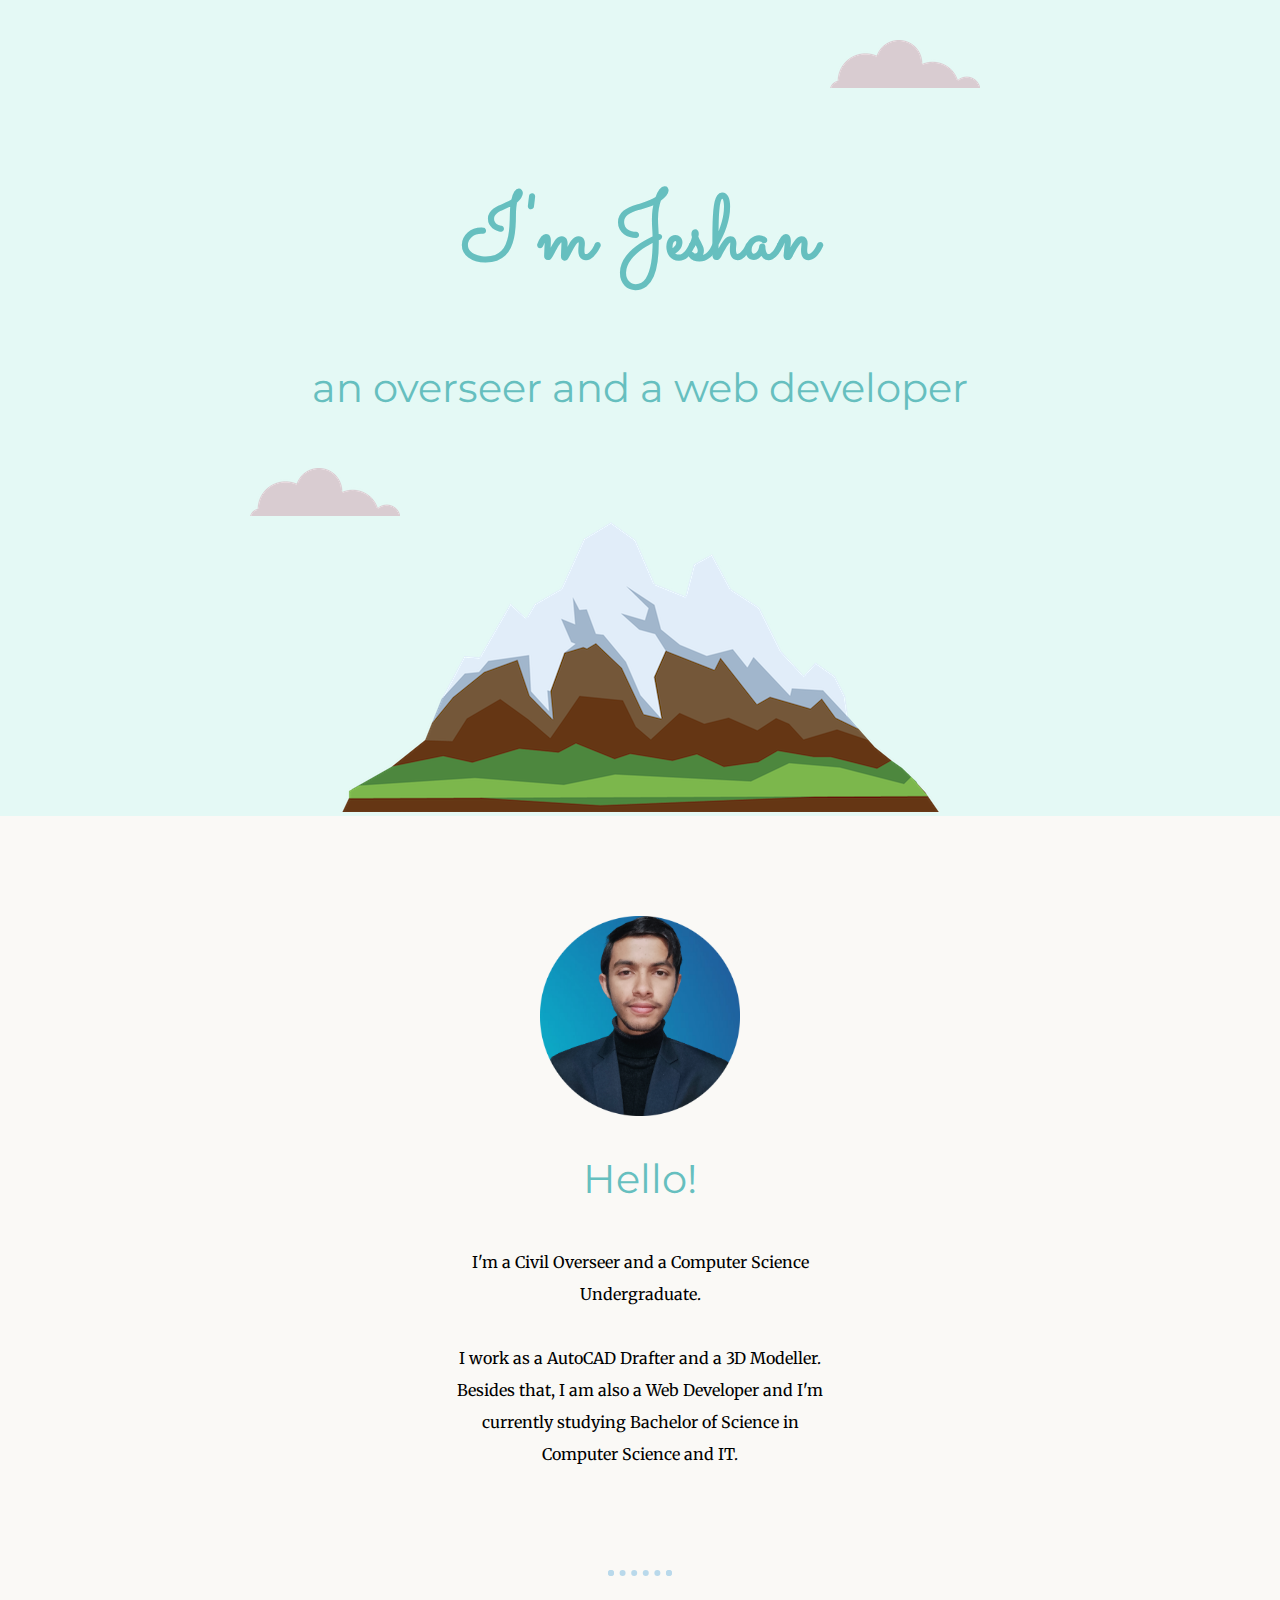
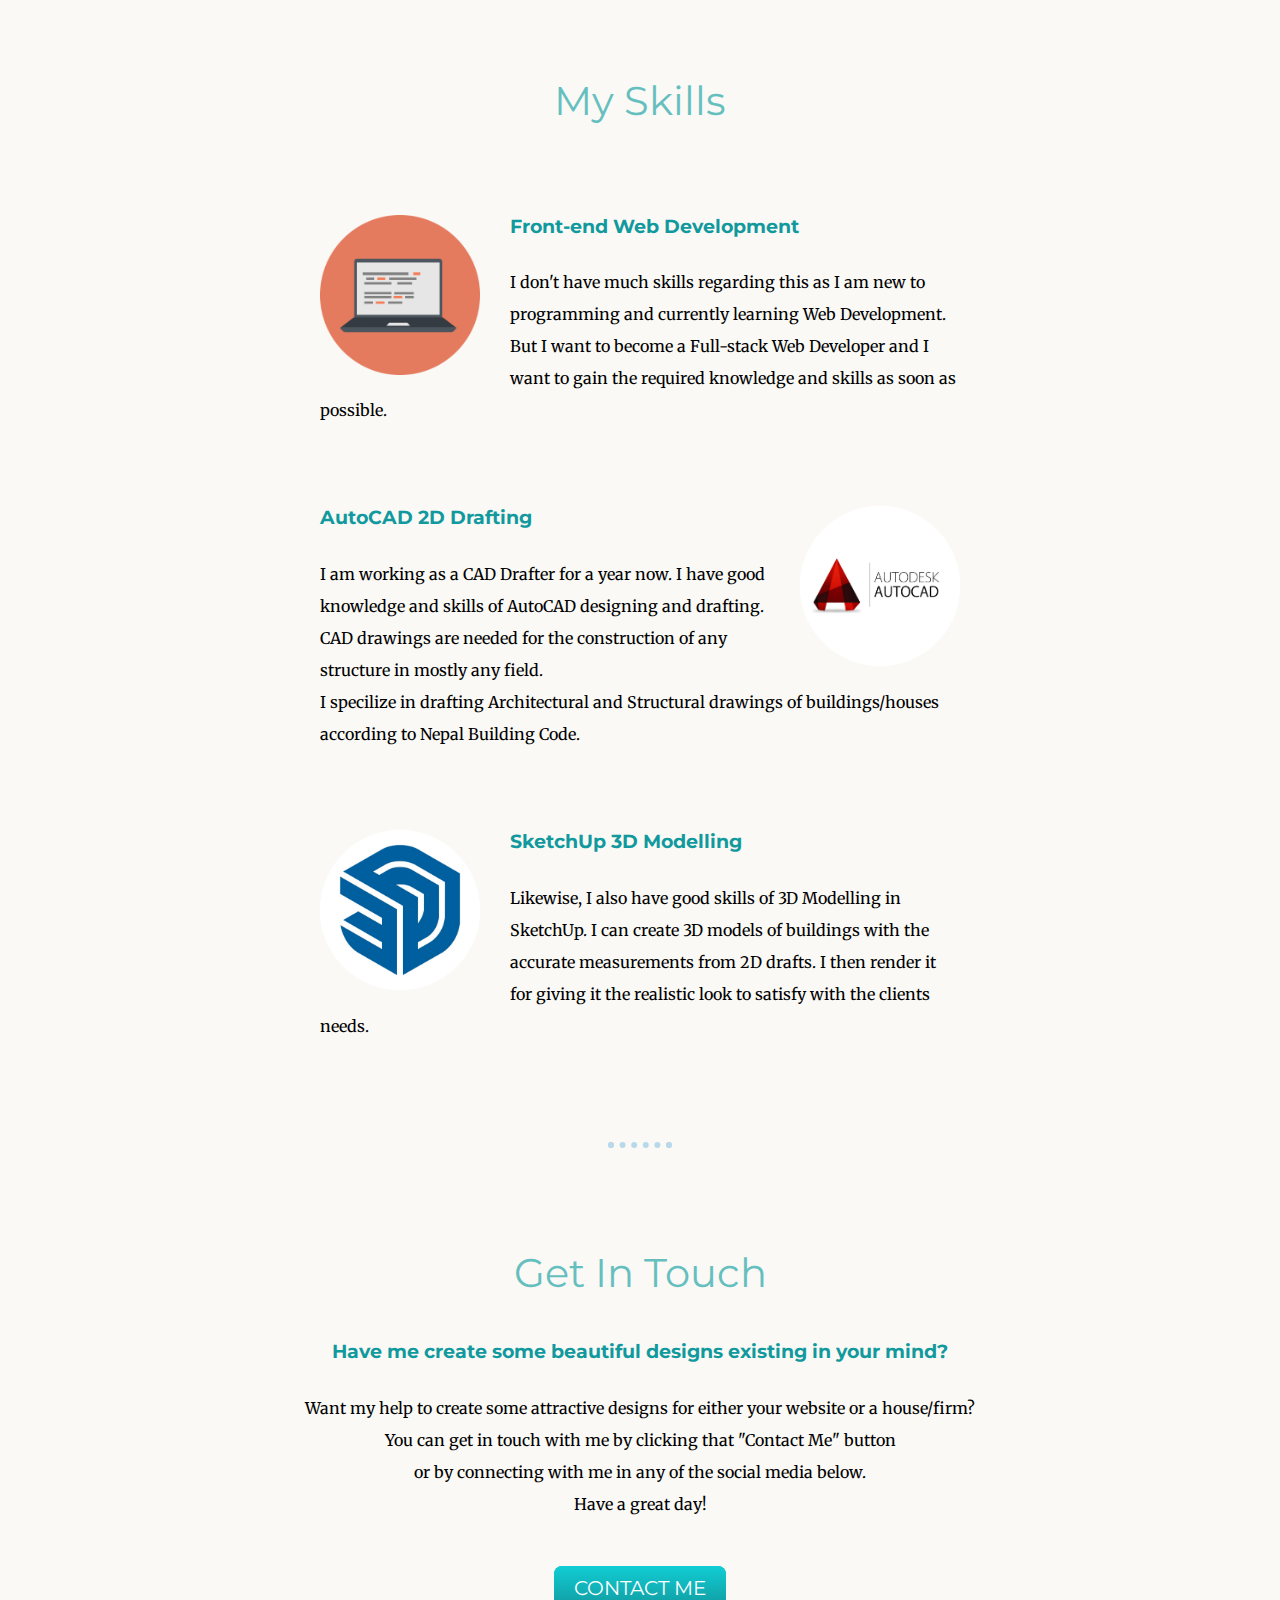
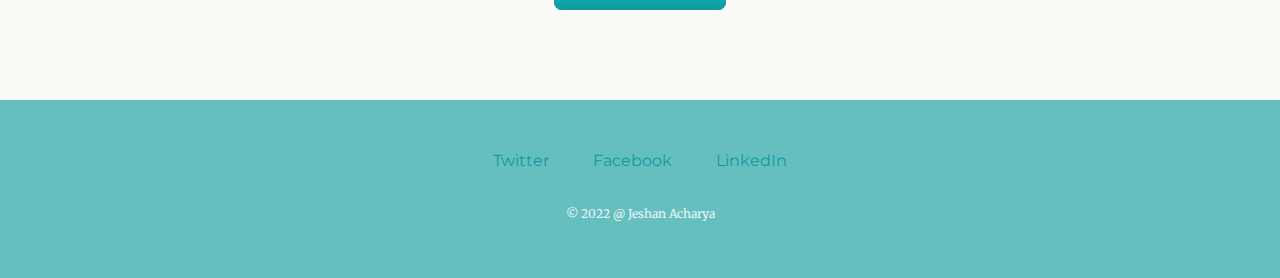
<file: index.html>
<!DOCTYPE html>
<html lang="en">

<head>
    <meta charset="UTF-8">
    <title>Jeshan Acharya</title>
    <link rel="stylesheet" href="styles.css">
    <link rel="favicon" href="favicon.ico?v=2">
    <link rel="preconnect" href="https://fonts.googleapis.com">
    <link rel="preconnect" href="https://fonts.gstatic.com" crossorigin>
    <link href="https://fonts.googleapis.com/css2?family=Merriweather&family=Montserrat&family=Sacramento&display=swap" rel="stylesheet">
</head>

<body>
    <div class="top-container">
        <img class="top-cloud" src="images/cloud.png" alt="cloud-img">
        <h1>I'm Jeshan</h1>
        <h2>an overseer and a web developer</h2>
        <img class="bottom-cloud" src="images/cloud.png" alt="cloud-img">
        <img src="images/mountain.png" alt="mountain-img">
    </div>

    <div class="middle-container">
      <div class="profile">
        <img class="My-photo" src="images/My photo circle.png" alt="My-photo">
        <h2>Hello!</h2>
        <p class="intro">I'm a Civil Overseer and a Computer Science Undergraduate.<br>
          <br>
          I work as a AutoCAD Drafter and a 3D Modeller.<br>
          Besides that, I am also a Web Developer and I'm currently studying Bachelor of Science in Computer Science and IT.<br></p>
      </div>
      <hr>
      <div class="skills">
        <h2>My Skills</h2>
        <div class="skill-row">
          <img class="computer-image" src="images/computer.png" alt="computer-image">
          <h3>Front-end Web Development</h3>
          <p>I don't have much skills regarding this as I am new to programming and currently learning Web Development. 
            But I want to become a Full-stack Web Developer and I want to gain the required knowledge and skills as soon as possible.</p>
        </div>
        <div class="skill-row">
          <img class="autocad-image" src="images/autocad.png" alt="autocad">
          <h3>AutoCAD 2D Drafting</h3>
          <p>I am working as a CAD Drafter for a year now. I have good knowledge and skills of AutoCAD designing and drafting. 
          CAD drawings are needed for the construction of any structure in mostly any field.
          <br>I specilize in drafting Architectural and Structural drawings of buildings/houses according to Nepal Building Code.</p>
        </div>
        <div class="skill-row">
          <img class="sketchup-image" src="images/sketchup.png" alt="sketchup">
          <h3>SketchUp 3D Modelling</h3>
          <p>Likewise, I also have good skills of 3D Modelling in SketchUp.
            I can create 3D models of buildings with the accurate measurements from 2D drafts. I then render it for giving it the realistic look
          to satisfy with the clients needs.</p>
        </div>
      </div>
      <hr>
      <div class="contact-me">
        <h2>Get In Touch</h2>
        <h3>Have me create some beautiful designs existing in your mind?</h3>
        <p class="contact-meessage">Want my help to create some attractive designs for either your website or a house/firm?<br>
          You can get in touch with me by clicking that "Contact Me" button<br>
          or by connecting with me in any of the social media below.<br>
          Have a great day!</p>
        <br><br>
        <a class="btn" href="contact.html" target="_blank">CONTACT ME</a>
      </div>
    </div>

    <div class="bottom-container">
      <a class="footer-link" href="https://twitter.com/jeshan_acharya" target="_blank">Twitter</a>
      <a class="footer-link" href="https://www.facebook.com/profile.php?id=100011392290500" target="_blank">Facebook</a>
      <a class="footer-link" href="https://www.linkedin.com/in/jason-acharya-3a84b41a0/" target="_blank">LinkedIn</a>
      <p class="copyright">© 2022 @ Jeshan Acharya</p>
    </div>
</body>
</html>
</file>
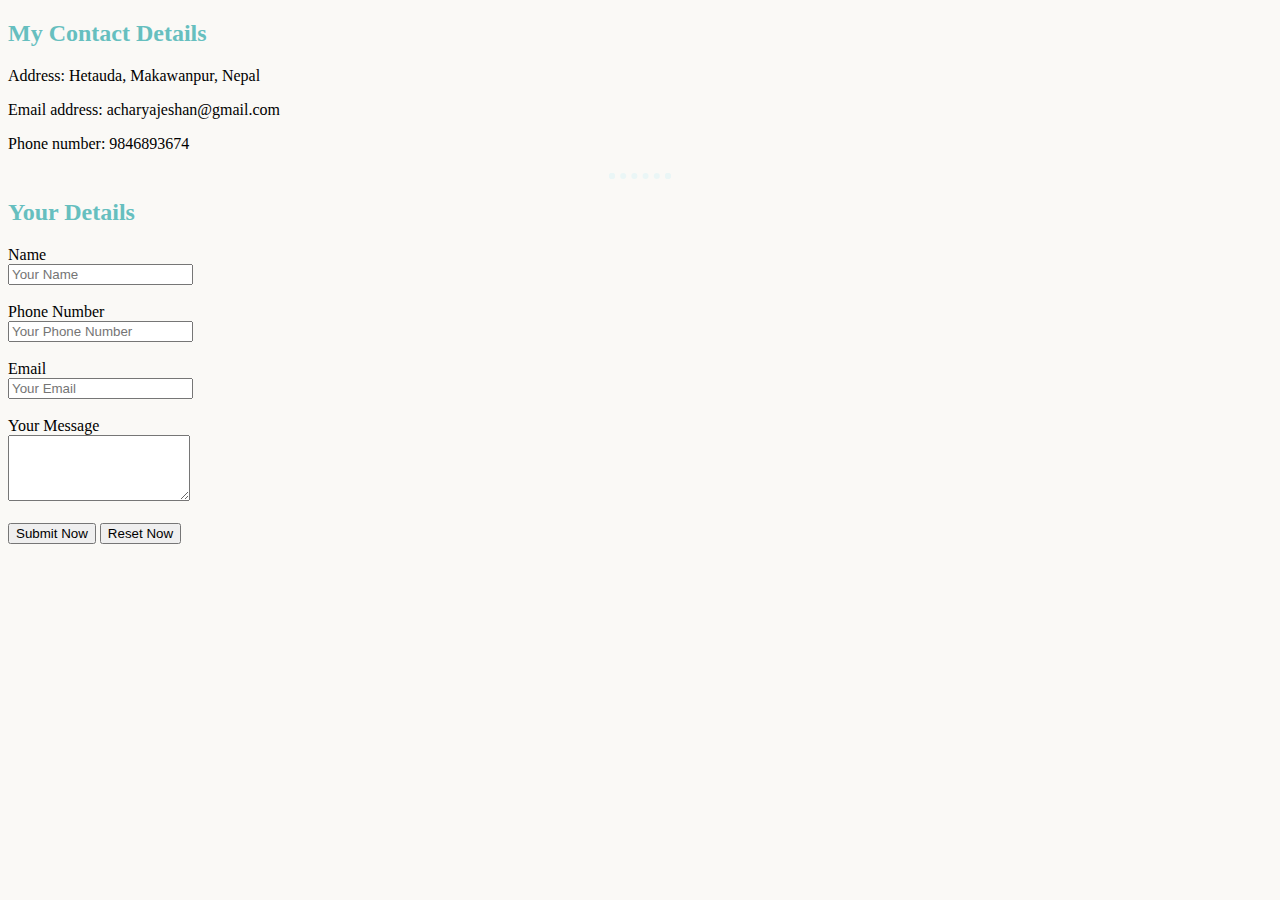
<file: contact.html>
<!DOCTYPE html>
<html lang="en">

<head>
    <meta charset="UTF-8">
    <meta http-equiv="X-UA-Compatible" content="IE=edge">
    <meta name="viewport" content="width=device-width, initial-scale=1.0">
    <title>Fill the form</title>
    <link rel="stylesheet" href="styles_contact.css">
</head>
<body class="details">
    <h2>My Contact Details</h2>
    <p>Address: Hetauda, Makawanpur, Nepal</p>
    <p>Email address: acharyajeshan@gmail.com</p>
    <p>Phone number: 9846893674</p>
    <hr>

    <h2>Your Details</h2>
    <form action="mailto:acharyajeshan@gmail.com" method="post" enctype="text/plain">
        <label for="name">Name</label>
        <div>
            <input type="text" placeholder="Your Name" id="name">
        </div>
        <br>
        <label for="number">Phone Number</label>
        <div>
            <input type="text" placeholder="Your Phone Number" id="number">
        </div>
        <br>
        <label for="email">Email</label>
        <div>
            <input type="email" placeholder="Your Email" id="email">
        </div>
        <br>
        <label for="Your Message">Your Message</label>
        <div> 
            <textarea name="Your Message" rows="4" cols="20"></textarea>
        </div>
        <br>
        <input type="submit" value="Submit Now">
        <input type="reset" value="Reset Now">
    </form>
</file>
<file: styles.css>
body {
    margin: 0;
    text-align: center;
    background-color: #FAF9F6;
    font-family: 'Merriweather', serif;
}

h1 {
    line-height: 2;
    font-size: 5.625rem;
    margin: 50px auto 0 auto;
    font-family: 'Sacramento', cursive;
    color: #66BFBF;
}

h2 {
    font-weight: normal;
    font-size: 2.5rem;
    font-family: 'Montserrat', sans-serif;
    color: #66BFBF;
    padding-bottom: 10px;
}

h3 {
    color: #11999E;
    font-family: 'Montserrat', sans-serif;
    padding-bottom: 10px;
}

hr {
    border: dotted #B9D9EB 6px;
    border-bottom: none;
    width: 4%; 
    margin: 100px auto;
   }

p {
    line-height: 2;
}

.top-container {
    background-color: #e4f9f5;
    position: relative;
    padding-top: 100px;
} 

.middle-container {
    margin: 100px 0;

}

.bottom-container {
    background-color: #66BFBF;
    padding: 50px 0 20px;
}

.skill-row {
    width: 50%;
    margin: 80px auto 80px auto;
    text-align: left;
}

.intro {
    width: 30%;
    margin: auto;
}

.contact-message {
    width: 40%;
    margin: 40px auto 60px;
} 

.copyright {
    color: #eaf6f6;
    font-size: 0.75rem;
    padding: 20px 0;
}

.top-cloud {
    position: absolute;
    right: 300px;
    top: 40px;
} 

.bottom-cloud {
    position: absolute;
    left: 250px;
    bottom: 300px;
}  

.My-photo {
    height: 200px;
    width: 200px;
} 

.computer-image {
    width: 25%;
    float: left;
    margin-right: 30px;
}

.autocad-image {
    width: 25%;
    float: right;
    margin-left: 30px;
}

.sketchup-image {
    width: 25%;
    float: left;
    margin-right: 30px;
}

.footer-link {
    color: #11999E;
}

a {
    color: #11999e;
    font-family: 'Montserrat', serif;
    margin: 10px 20px;
    text-decoration: none;
}

a:hover {
    color: #eaf6f6;
}

.btn {
    background:  #11cdd4;
    background-image: -webkit-linear-gradient(top,  #11cdd4, #11999e);
    background-image: -moz-linear-gradient(top,  #11cdd4, #11999e);
    background-image: -ms-linear-gradient(top,  #11cdd4, #11999e);
    background-image: -o-linear-gradient(top,  #11cdd4, #11999e);
    background-image: linear-gradient(to bottom,  #11cdd4, #11999e);
    -webkit-border-radius: 8;
    -moz-border-radius: 8;
    border-radius: 8px;
    font-family: 'Montserrat', sans-serif;
    color: #ffffff;
    font-size: 20px;
    padding: 10px 20px 10px 20px;
    text-decoration: none;
  }
  
  .btn:hover {
    background:  #30e3cb;
    background-image: -webkit-linear-gradient(top,  #30e3cb, #2bc4ad);
    background-image: -moz-linear-gradient(top,  #30e3cb, #2bc4ad);
    background-image: -ms-linear-gradient(top,  #30e3cb, #2bc4ad);
    background-image: -o-linear-gradient(top,  #30e3cb, #2bc4ad);
    background-image: linear-gradient(to bottom,  #30e3cb, #2bc4ad);
    text-decoration: none;
  }
</file>
<file: styles_contact.css>
body {
    background-color: #FAF9F6;
}

.details {
    font-family: 'Merriweather', serif;
}

hr {
    border: dotted #eaf6f6 6px;
    border-bottom: none;
    width: 4%; 
    margin: 20px auto;
}
 
h1 {
    color: #66bfbf
}

h2 {
    color: #66bfbf;
}
</file>
